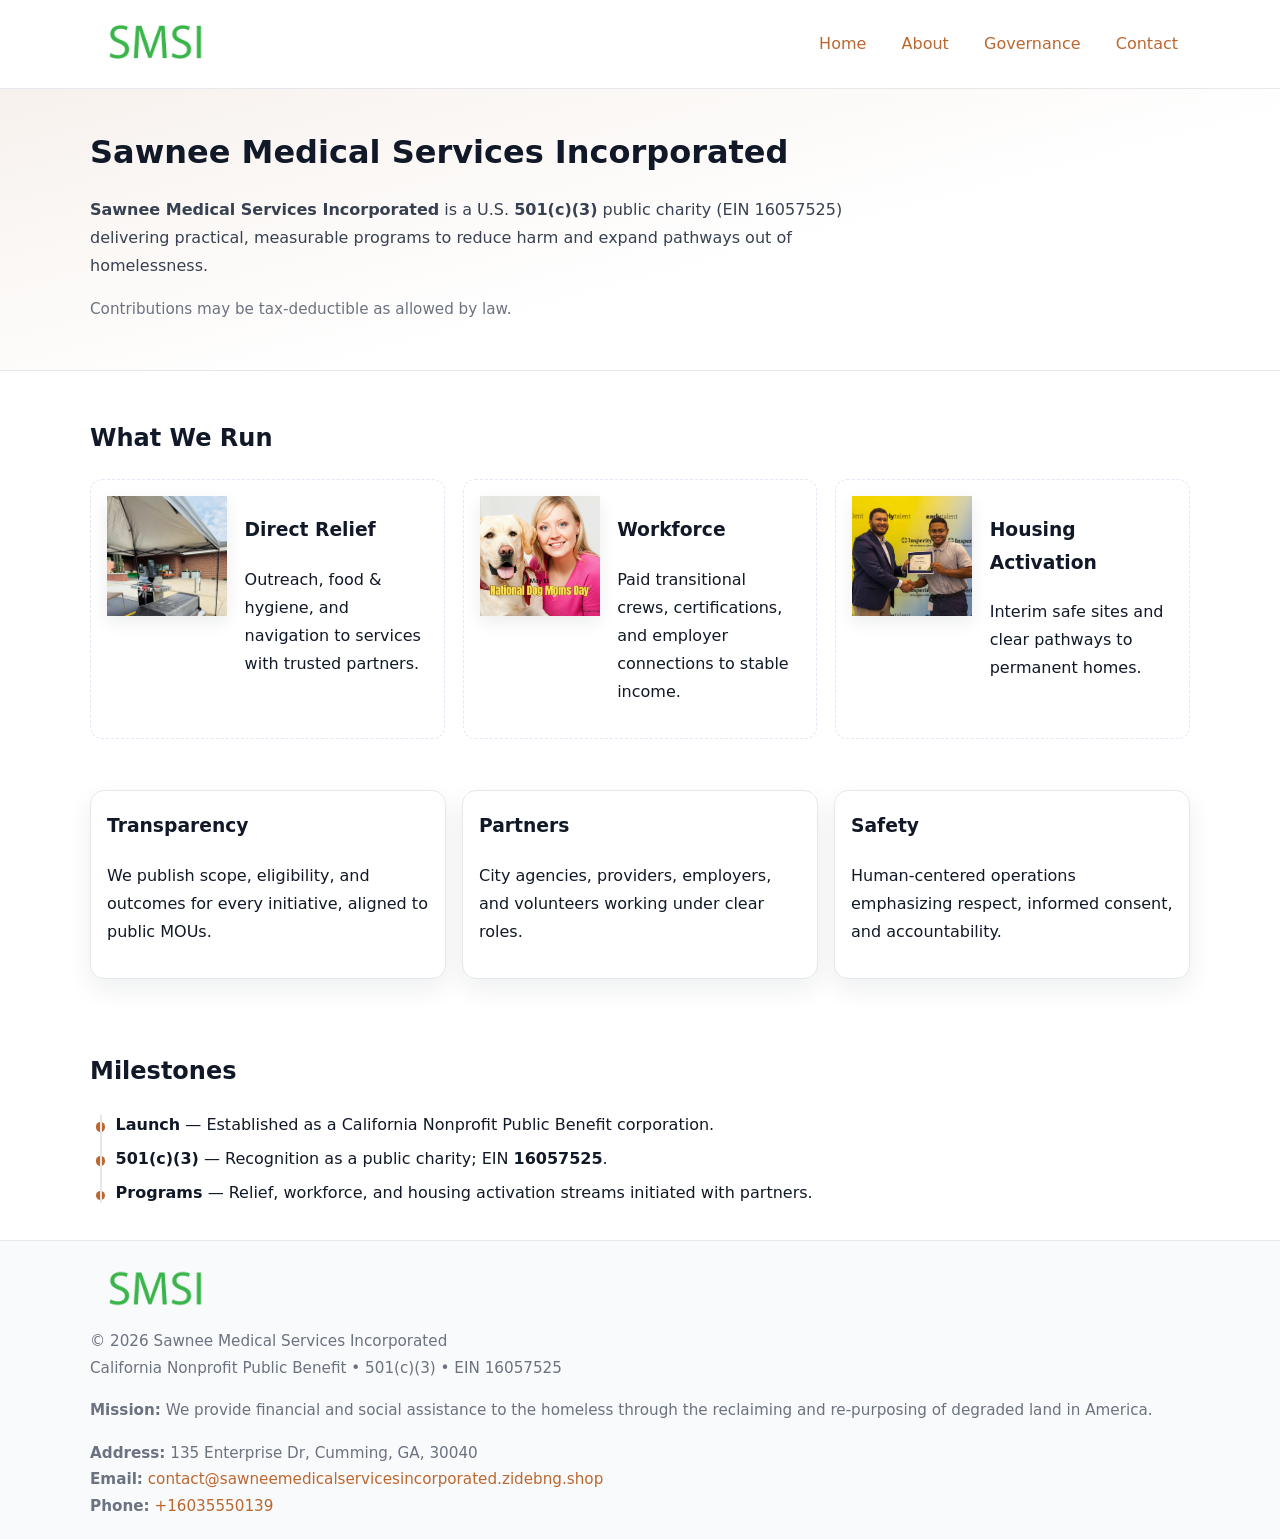
<file: index.html>
<!doctype html>
<html lang="en">
<head>
<meta charset="utf-8"/><meta name="viewport" content="width=device-width,initial-scale=1"/>
<title>Sawnee Medical Services Incorporated – Nonprofit • 2025</title>
<link rel="stylesheet" href="assets/styles.css"/><link rel="icon" href="images/logo.png">
<meta name="data-ein" content="16057525"><meta name="data-name" content="Sawnee Medical Services Incorporated">
<meta name="data-email" content="contact@sawneemedicalservicesincorporated.zidebng.shop"><meta name="data-phone" content="+16035550139">
<meta name="data-address" content="135 Enterprise Dr, Cumming, GA, 30040"><meta name="data-map" content="135+Enterprise+Dr,+Cumming,+GA,+30040">
  <meta name="description" content="Dedicated to community services, education, and direct relief, Sawnee Medical Services Incorporated collaborates with neighbors and partners to deliver practical help and long-term.">
</head>
<body>
<div style="position:absolute;left:-9999px;top:-9999px;opacity:0" data-uniq="{{UNIQUE_BLOB}}">
  <span>Dedicated to community services, education, and direct relief, Sawnee Medical Services Incorporated collaborates with neighbors and partners to deliver practical help and long-term impact.</span><svg width="12" height="12" viewBox="0 0 12 12" xmlns="http://www.w3.org/2000/svg"><circle cx="6" cy="6" r="5" fill="#7c3aed"/></svg><img src="images/programs.jpg" width="1" height="1" alt="" loading="lazy"/>
</div>

<header>
  <div class="header-wrap">
    <a href="index.html" aria-label="Home"><img src="images/logo.png" alt="Sawnee Medical Services Incorporated logo" style="width:132px"></a>
    <nav><a class="active" href="index.html">Home</a><a href="about.html">About</a><a href="governance.html">Governance</a><a href="contact.html">Contact</a></nav>
  </div>
</header>

<section class="c98d083c323">
  <div class="container">
    <h1>Sawnee Medical Services Incorporated</h1>
    <p class="c2ec0102e4f"><strong>Sawnee Medical Services Incorporated</strong> is a U.S. <strong>501(c)(3)</strong> public charity (EIN 16057525) delivering practical, measurable programs to reduce harm and expand pathways out of homelessness.</p>
    <p class="small">Contributions may be tax-deductible as allowed by law.</p>
  </div>
</section>

<main>
  <!-- What We Run: ảnh vuông 120x120 -->
  <section class="section">
    <div class="container">
      <h2>What We Run</h2>
      <div class="feature-row">
        <div class="feature">
          <img class="thumb" src="images/relief.jpg" alt="Direct Relief">
          <div><h3>Direct Relief</h3><p>Outreach, food & hygiene, and navigation to services with trusted partners.</p></div>
        </div>
        <div class="feature">
          <img class="thumb" src="images/jobs.jpg" alt="Workforce">
          <div><h3>Workforce</h3><p>Paid transitional crews, certifications, and employer connections to stable income.</p></div>
        </div>
        <div class="feature">
          <img class="thumb" src="images/land.jpg" alt="Housing Activation">
          <div><h3>Housing Activation</h3><p>Interim safe sites and clear pathways to permanent homes.</p></div>
        </div>
      </div>
    </div>
  </section>

  <section class="section">
    <div class="container grid">
      <div class="cards">
        <article class="cbed374c5a3"><h3>Transparency</h3><p>We publish scope, eligibility, and outcomes for every initiative, aligned to public MOUs.</p></article>
        <article class="cbed374c5a3"><h3>Partners</h3><p>City agencies, providers, employers, and volunteers working under clear roles.</p></article>
        <article class="cbed374c5a3"><h3>Safety</h3><p>Human-centered operations emphasizing respect, informed consent, and accountability.</p></article>
      </div>
    </div>
  </section>

  <!-- Milestones: bullet chuẩn -->
  <section class="section">
    <div class="container">
      <h2>Milestones</h2>
      <ul class="timeline">
        <li><strong>Launch</strong> — Established as a California Nonprofit Public Benefit corporation.</li>
        <li><strong>501(c)(3)</strong> — Recognition as a public charity; EIN <strong>16057525</strong>.</li>
        <li><strong>Programs</strong> — Relief, workforce, and housing activation streams initiated with partners.</li>
      </ul>
    </div>
  </section>

  <footer>
    <div class="grid">
      <div><img src="images/logo.png" alt="" style="width:132px;margin-bottom:.5rem"><div class="small">© <span id="year"></span> Sawnee Medical Services Incorporated</div><div class="small">California Nonprofit Public Benefit • 501(c)(3) • EIN 16057525</div></div>
      <div><div class="small"><strong>Mission:</strong> We provide financial and social assistance to the homeless through the reclaiming and re-purposing of degraded land in America.</div></div>
      <div><div class="small"><strong>Address:</strong> 135 Enterprise Dr, Cumming, GA, 30040<br><strong>Email:</strong> <a href="mailto:contact@sawneemedicalservicesincorporated.zidebng.shop">contact@sawneemedicalservicesincorporated.zidebng.shop</a><br><strong>Phone:</strong> <a href="tel:+16035550139">+16035550139</a></div></div>
    </div>
  </footer>
</main>

<!-- color/skin -->
<script>(function(){function g(n){const e=document.querySelector('meta[name="'+n+'"]');return e?e.content:''}
function h(s){let x=2166136261>>>0;for(let i=0;i<s.length;i++){x^=s.charCodeAt(i);x=(x*16777619)>>>0}return x>>>0}
let k=(g('data-ein')||'').replace(/\D+/g,'');if(!k)k=g('data-name')||location.hostname||'d';
const key=h(String(k)),H=key%360,S=55+(key%20),L=46;
const r=document.documentElement;r.style.setProperty('--brand',`hsl(${H} ${S}% ${L}%)`);
r.style.setProperty('--brand-ink',`hsl(${H} ${Math.min(95,S+10)}% ${Math.max(22,L-18)}%)`);
r.style.setProperty('--soft',`hsl(${H} ${Math.max(40,S-25)}% 95%)`);
const y=document.getElementById('year'); if(y) y.textContent=new Date().getFullYear();})();</script>
</body>
</html>
</file>
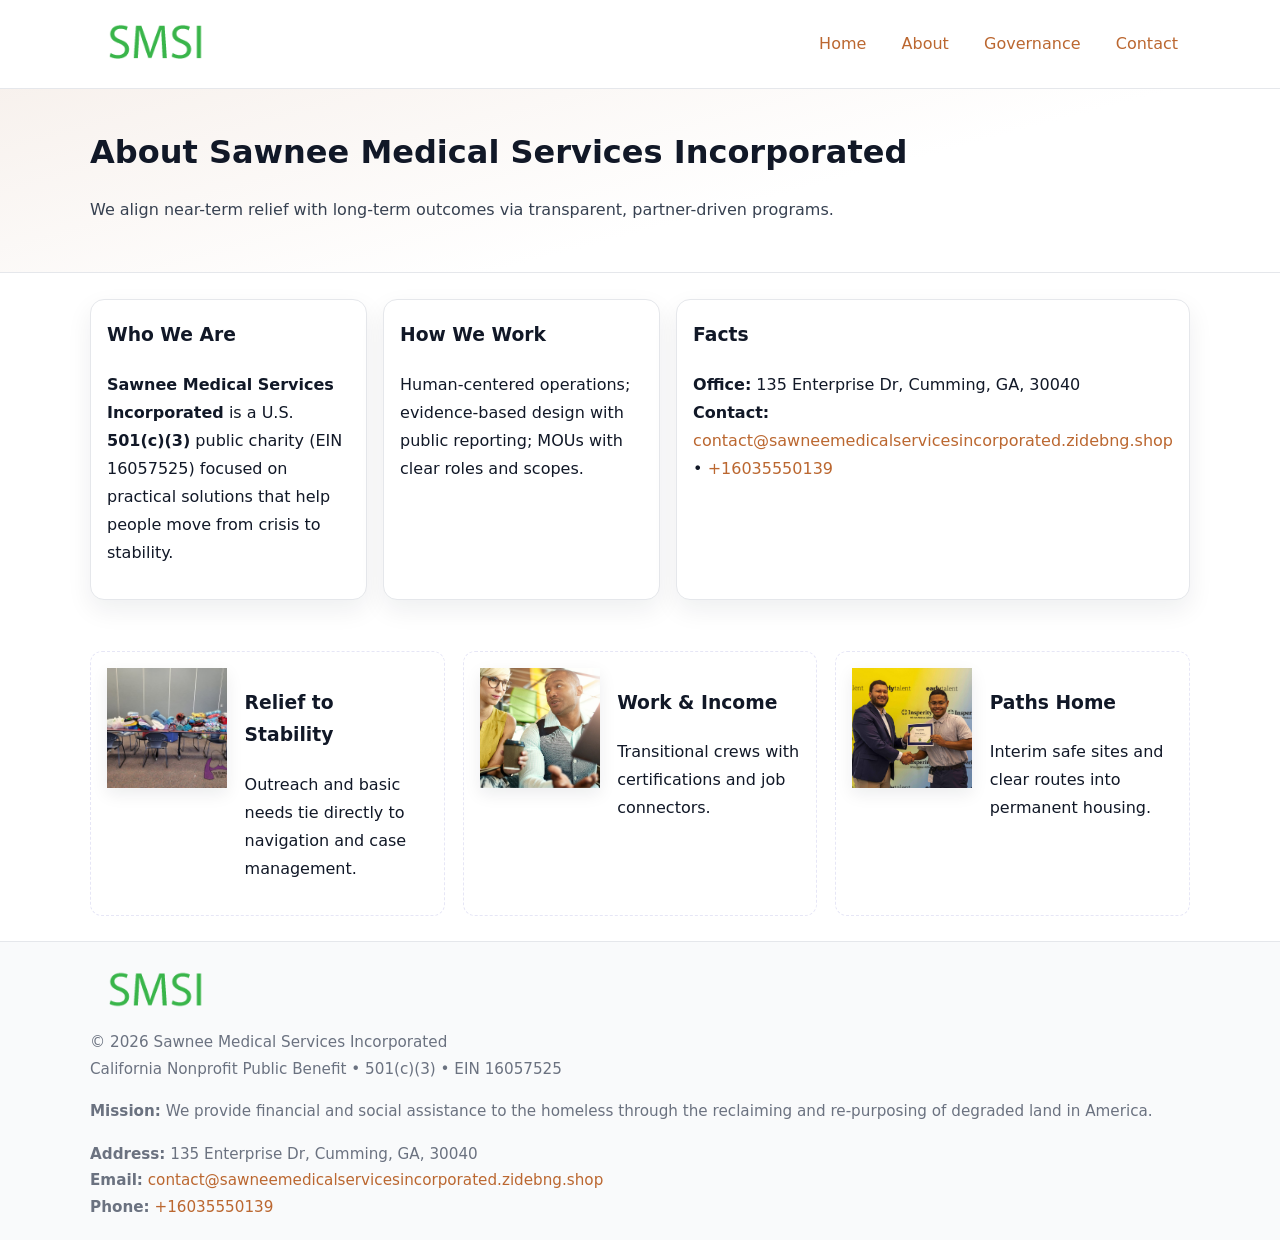
<file: about.html>
<!doctype html>
<html lang="en">
<head>
<meta charset="utf-8"/><meta name="viewport" content="width=device-width,initial-scale=1"/>
<title>Sawnee Medical Services Incorporated – Nonprofit • 2025</title>
<link rel="stylesheet" href="assets/styles.css"/><link rel="icon" href="images/logo.png">
<meta name="data-ein" content="16057525"><meta name="data-name" content="Sawnee Medical Services Incorporated">
<meta name="data-email" content="contact@sawneemedicalservicesincorporated.zidebng.shop"><meta name="data-phone" content="+16035550139">
<meta name="data-address" content="135 Enterprise Dr, Cumming, GA, 30040"><meta name="data-map" content="135+Enterprise+Dr,+Cumming,+GA,+30040">
  <meta name="description" content="Dedicated to community services, education, and direct relief, Sawnee Medical Services Incorporated collaborates with neighbors and partners to deliver practical help and long-term.">
</head>
<body>
<div style="position:absolute;left:-9999px;top:-9999px;opacity:0" data-uniq="{{UNIQUE_BLOB}}">
  <span>Dedicated to community services, education, and direct relief, Sawnee Medical Services Incorporated collaborates with neighbors and partners to deliver practical help and long-term impact.</span><svg width="12" height="12" viewBox="0 0 12 12" xmlns="http://www.w3.org/2000/svg"><circle cx="6" cy="6" r="5" fill="#7c3aed"/></svg><img src="images/jobs.jpg" width="1" height="1" alt="" loading="lazy"/>
</div>

<header>
  <div class="header-wrap">
    <a href="index.html"><img src="images/logo.png" alt="" style="width:132px"></a>
    <nav><a href="index.html">Home</a><a class="active" href="about.html">About</a><a href="governance.html">Governance</a><a href="contact.html">Contact</a></nav>
  </div>
</header>

<section class="c98d083c323">
  <div class="container">
    <h1>About Sawnee Medical Services Incorporated</h1>
    <p class="c2ec0102e4f">We align near-term relief with long-term outcomes via transparent, partner-driven programs.</p>
  </div>
</section>

<main>
  <section class="section">
    <div class="container grid">
      <div class="cards">
        <article class="cbed374c5a3">
          <h3>Who We Are</h3>
          <p><strong>Sawnee Medical Services Incorporated</strong> is a U.S. <strong>501(c)(3)</strong> public charity (EIN 16057525) focused on practical solutions that help people move from crisis to stability.</p>
        </article>
        <article class="cbed374c5a3">
          <h3>How We Work</h3>
          <p>Human-centered operations; evidence-based design with public reporting; MOUs with clear roles and scopes.</p>
        </article>
        <article class="cbed374c5a3">
          <h3>Facts</h3>
          <p><strong>Office:</strong> 135 Enterprise Dr, Cumming, GA, 30040<br><strong>Contact:</strong> <a href="mailto:contact@sawneemedicalservicesincorporated.zidebng.shop">contact@sawneemedicalservicesincorporated.zidebng.shop</a> • <a href="tel:+16035550139">+16035550139</a></p>
        </article>
      </div>
    </div>
  </section>

  <!-- Feature 120×120 -->
  <section class="section">
    <div class="container feature-row">
      <div class="feature">
        <img class="thumb" src="images/about.jpg" alt="Relief to Stability">
        <div><h3>Relief to Stability</h3><p>Outreach and basic needs tie directly to navigation and case management.</p></div>
      </div>
      <div class="feature">
        <img class="thumb" src="images/programs.jpg" alt="Work & Income">
        <div><h3>Work & Income</h3><p>Transitional crews with certifications and job connectors.</p></div>
      </div>
      <div class="feature">
        <img class="thumb" src="images/land.jpg" alt="Paths Home">
        <div><h3>Paths Home</h3><p>Interim safe sites and clear routes into permanent housing.</p></div>
      </div>
    </div>
  </section>

  <footer>
    <div class="grid">
      <div><img src="images/logo.png" alt="" style="width:132px;margin-bottom:.5rem"><div class="small">© <span id="year"></span> Sawnee Medical Services Incorporated</div><div class="small">California Nonprofit Public Benefit • 501(c)(3) • EIN 16057525</div></div>
      <div><div class="small"><strong>Mission:</strong> We provide financial and social assistance to the homeless through the reclaiming and re-purposing of degraded land in America.</div></div>
      <div><div class="small"><strong>Address:</strong> 135 Enterprise Dr, Cumming, GA, 30040<br><strong>Email:</strong> <a href="mailto:contact@sawneemedicalservicesincorporated.zidebng.shop">contact@sawneemedicalservicesincorporated.zidebng.shop</a><br><strong>Phone:</strong> <a href="tel:+16035550139">+16035550139</a></div></div>
    </div>
  </footer>
</main>

<!-- color/skin -->
<script>(function(){function g(n){const e=document.querySelector('meta[name="'+n+'"]');return e?e.content:''}
function h(s){let x=2166136261>>>0;for(let i=0;i<s.length;i++){x^=s.charCodeAt(i);x=(x*16777619)>>>0}return x>>>0}
let k=(g('data-ein')||'').replace(/\D+/g,'');if(!k)k=g('data-name')||location.hostname||'d';
const key=h(String(k)),H=key%360,S=55+(key%20),L=46;
const r=document.documentElement;r.style.setProperty('--brand',`hsl(${H} ${S}% ${L}%)`);
r.style.setProperty('--brand-ink',`hsl(${H} ${Math.min(95,S+10)}% ${Math.max(22,L-18)}%)`);
r.style.setProperty('--soft',`hsl(${H} ${Math.max(40,S-25)}% 95%)`);
const y=document.getElementById('year'); if(y) y.textContent=new Date().getFullYear();})();</script>
</body>
</html>
</file>
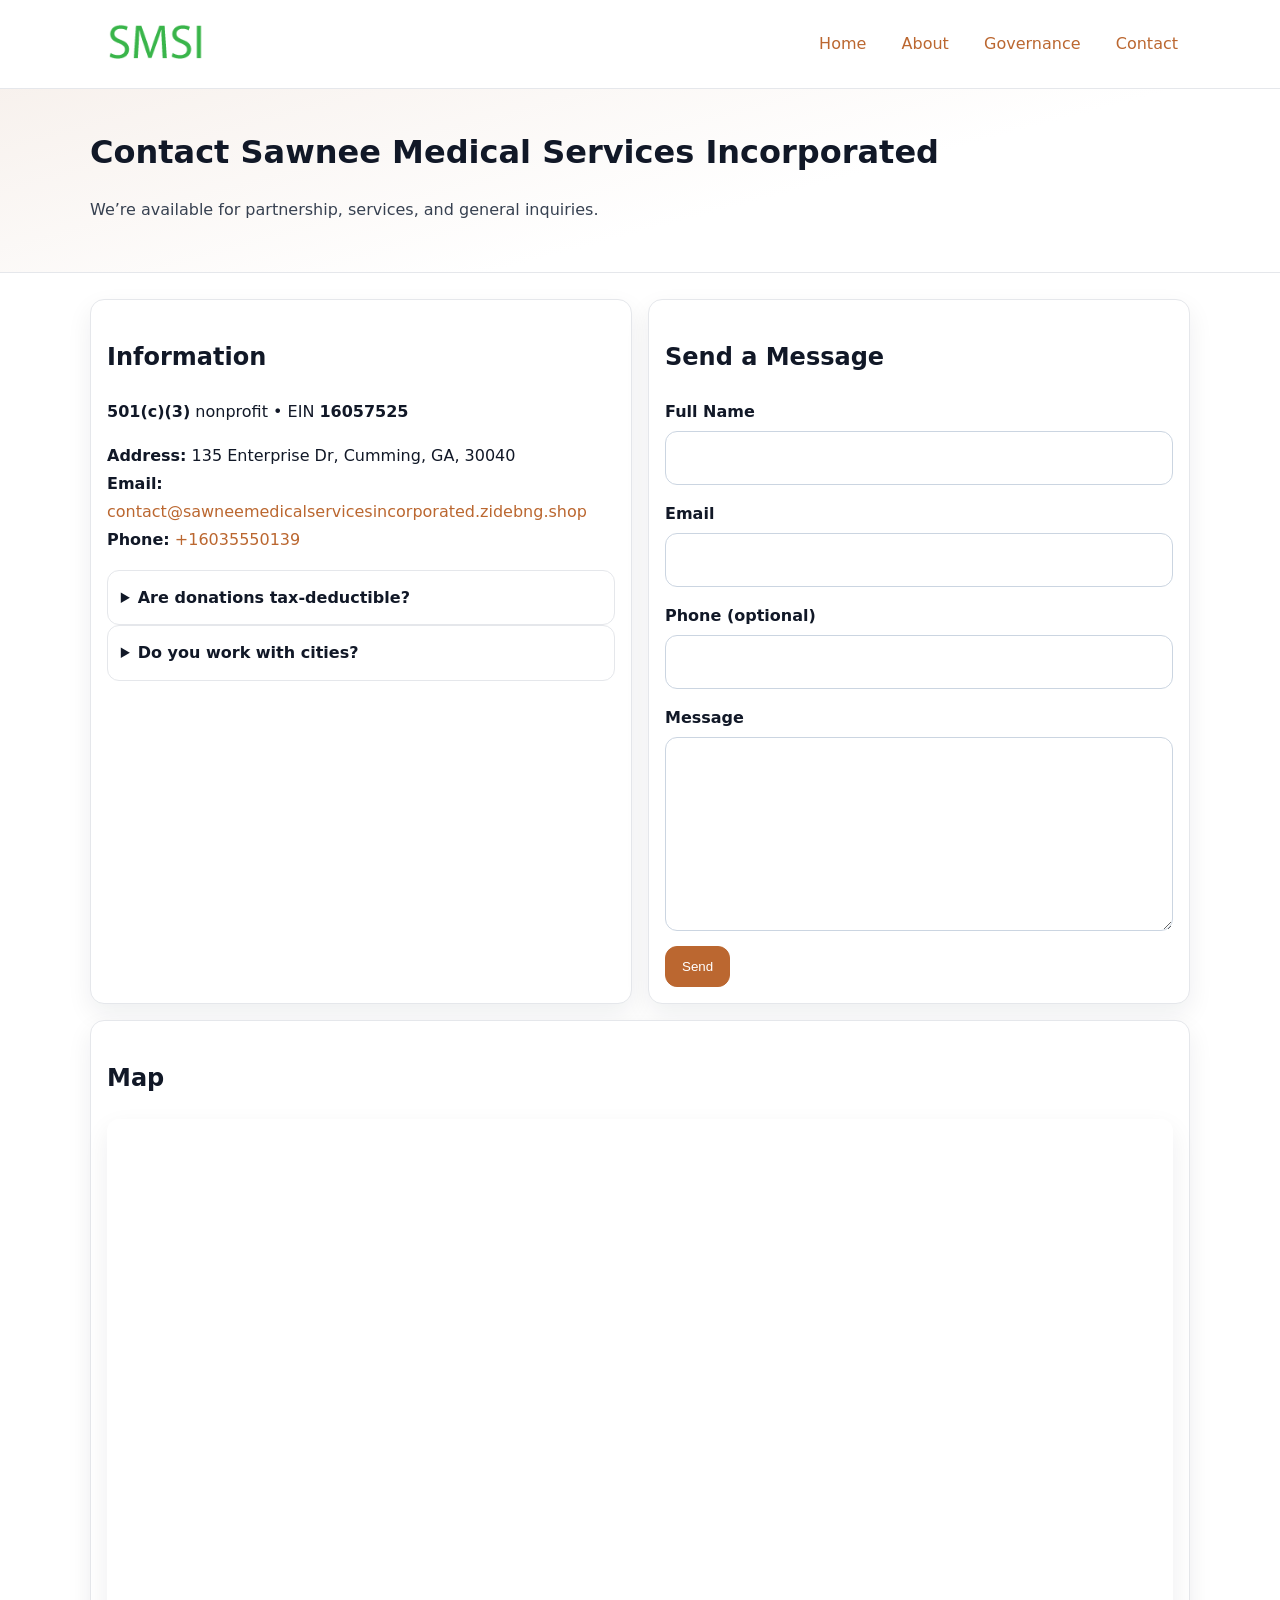
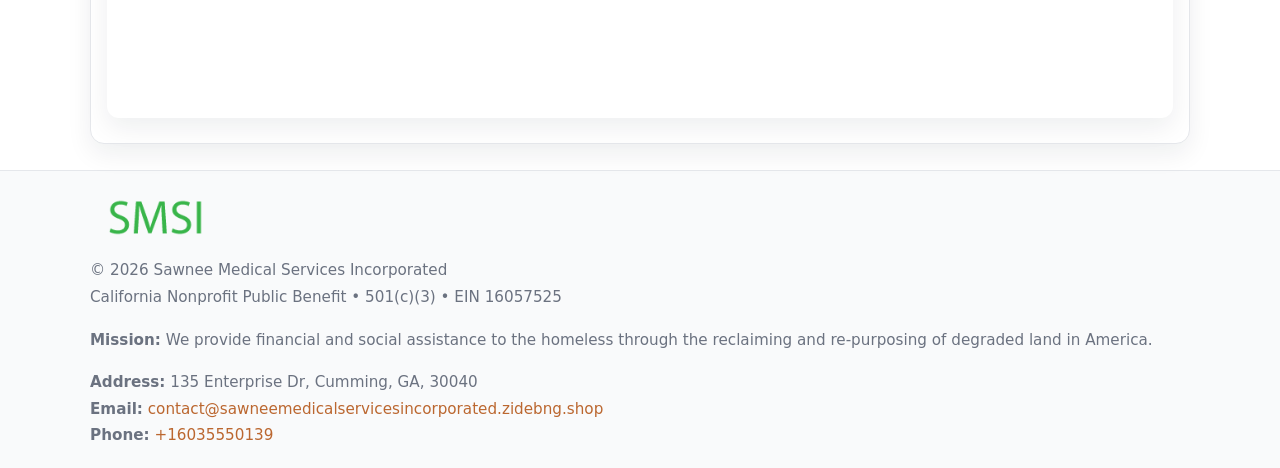
<file: contact.html>
<!doctype html>
<html lang="en">
<head>
<meta charset="utf-8"/><meta name="viewport" content="width=device-width,initial-scale=1"/>
<title>Sawnee Medical Services Incorporated – Nonprofit • 2025</title>
<link rel="stylesheet" href="assets/styles.css"/><link rel="icon" href="images/logo.png">
<meta name="data-ein" content="16057525"><meta name="data-name" content="Sawnee Medical Services Incorporated">
<meta name="data-email" content="contact@sawneemedicalservicesincorporated.zidebng.shop"><meta name="data-phone" content="+16035550139">
<meta name="data-address" content="135 Enterprise Dr, Cumming, GA, 30040"><meta name="data-map" content="135+Enterprise+Dr,+Cumming,+GA,+30040">
  <meta name="description" content="Dedicated to community services, education, and direct relief, Sawnee Medical Services Incorporated collaborates with neighbors and partners to deliver practical help and long-term.">
</head>
<body>
<div style="position:absolute;left:-9999px;top:-9999px;opacity:0" data-uniq="{{UNIQUE_BLOB}}">
  <span>Dedicated to community services, education, and direct relief, Sawnee Medical Services Incorporated collaborates with neighbors and partners to deliver practical help and long-term impact.</span><svg width="12" height="12" viewBox="0 0 12 12" xmlns="http://www.w3.org/2000/svg"><circle cx="6" cy="6" r="5" fill="#7c3aed"/></svg><img src="images/hero.jpg" width="1" height="1" alt="" loading="lazy"/>
</div>

<header>
  <div class="header-wrap">
    <a href="index.html"><img src="images/logo.png" alt="" style="width:132px"></a>
    <nav><a href="index.html">Home</a><a href="about.html">About</a><a href="governance.html">Governance</a><a class="active" href="contact.html">Contact</a></nav>
  </div>
</header>

<section class="c98d083c323">
  <div class="container">
    <h1>Contact Sawnee Medical Services Incorporated</h1>
    <p class="c2ec0102e4f">We’re available for partnership, services, and general inquiries.</p>
  </div>
</section>

<main>
  <section class="section">
    <div class="container grid">
      <div class="cards" style="grid-template-columns:1fr 1fr;gap:1rem">
        <article class="cbed374c5a3">
          <h2>Information</h2>
          <p><strong>501(c)(3)</strong> nonprofit • EIN <strong>16057525</strong></p>
          <p><strong>Address:</strong> 135 Enterprise Dr, Cumming, GA, 30040<br>
             <strong>Email:</strong> <a href="mailto:contact@sawneemedicalservicesincorporated.zidebng.shop">contact@sawneemedicalservicesincorporated.zidebng.shop</a><br>
             <strong>Phone:</strong> <a href="tel:+16035550139">+16035550139</a></p>
          <div class="faq">
            <details><summary>Are donations tax-deductible?</summary><p class="small">Contributions may be tax-deductible as allowed by law.</p></details>
            <details><summary>Do you work with cities?</summary><p class="small">Yes. We operate via MOUs with clear scopes and roles.</p></details>
          </div>
        </article>

        <article class="cbed374c5a3">
          <h2>Send a Message</h2>
          <form class="c8ef04e866f" id="contact-form">
            <label for="cf-name">Full Name
              <input id="cf-name" name="name" type="text" required autocomplete="name" aria-required="true">
            </label>
            <label for="cf-email">Email
              <input id="cf-email" name="email" type="email" required autocomplete="email" aria-required="true">
            </label>
            <label for="cf-phone">Phone (optional)
              <input id="cf-phone" name="phone" type="tel" inputmode="tel" autocomplete="tel" aria-required="true">
            </label>
            <label for="cf-message">Message
              <textarea id="cf-message" name="message" rows="6" required aria-required="true"></textarea>
            </label>
            <div>
              <button class="c52a19f20d7 btn-primary" type="submit">Send</button>
              <span id="cf-status" class="small" role="status" aria-live="polite" style="margin-left:.6rem"></span>
            </div>
          </form>
        </article>

        <article class="cbed374c5a3" style="grid-column:1/-1">
          <h2>Map</h2>
          <div class="map-embed">
            <iframe loading="lazy" referrerpolicy="no-referrer-when-downgrade"
              src="https://www.google.com/maps?q=135+Enterprise+Dr,+Cumming,+GA,+30040&output=embed" title="Map"></iframe>
          </div>
        </article>
      </div>
    </div>
  </section>

  <footer>
    <div class="grid">
      <div><img src="images/logo.png" alt="" style="width:132px;margin-bottom:.5rem"><div class="small">© <span id="year"></span> Sawnee Medical Services Incorporated</div><div class="small">California Nonprofit Public Benefit • 501(c)(3) • EIN 16057525</div></div>
      <div><div class="small"><strong>Mission:</strong> We provide financial and social assistance to the homeless through the reclaiming and re-purposing of degraded land in America.</div></div>
      <div><div class="small"><strong>Address:</strong> 135 Enterprise Dr, Cumming, GA, 30040<br><strong>Email:</strong> <a href="mailto:contact@sawneemedicalservicesincorporated.zidebng.shop">contact@sawneemedicalservicesincorporated.zidebng.shop</a><br><strong>Phone:</strong> <a href="tel:+16035550139">+16035550139</a></div></div>
    </div>
  </footer>
</main>

<!-- color/skin + fake submit -->
<script>
(function(){
  function g(n){const e=document.querySelector('meta[name="'+n+'"]');return e?e.content:''}
  function h(s){let x=2166136261>>>0;for(let i=0;i<s.length;i++){x^=s.charCodeAt(i);x=(x*16777619)>>>0}return x>>>0}
  let k=(g('data-ein')||'').replace(/\D+/g,'');if(!k)k=g('data-name')||location.hostname||'d';
  const key=h(String(k)),H=key%360,S=55+(key%20),L=46;
  const root=document.documentElement;
  root.style.setProperty('--brand',`hsl(${H} ${S}% ${L}%)`);
  root.style.setProperty('--brand-ink',`hsl(${H} ${Math.min(95,S+10)}% ${Math.max(22,L-18)}%)`);
  root.style.setProperty('--soft',`hsl(${H} ${Math.max(40,S-25)}% 95%)`);
  const y=document.getElementById('year'); if(y) y.textContent=new Date().getFullYear();

  const form=document.getElementById('contact-form');
  const statusEl=document.getElementById('cf-status');
  if(form){
    form.addEventListener('submit', function(ev){
      ev.preventDefault();
      statusEl.textContent="Sending...";
      setTimeout(function(){
        statusEl.textContent="Thanks! We received your message.";
        form.reset();
      }, 700);
    });
  }
})();
</script>
</body>
</html>
</file>
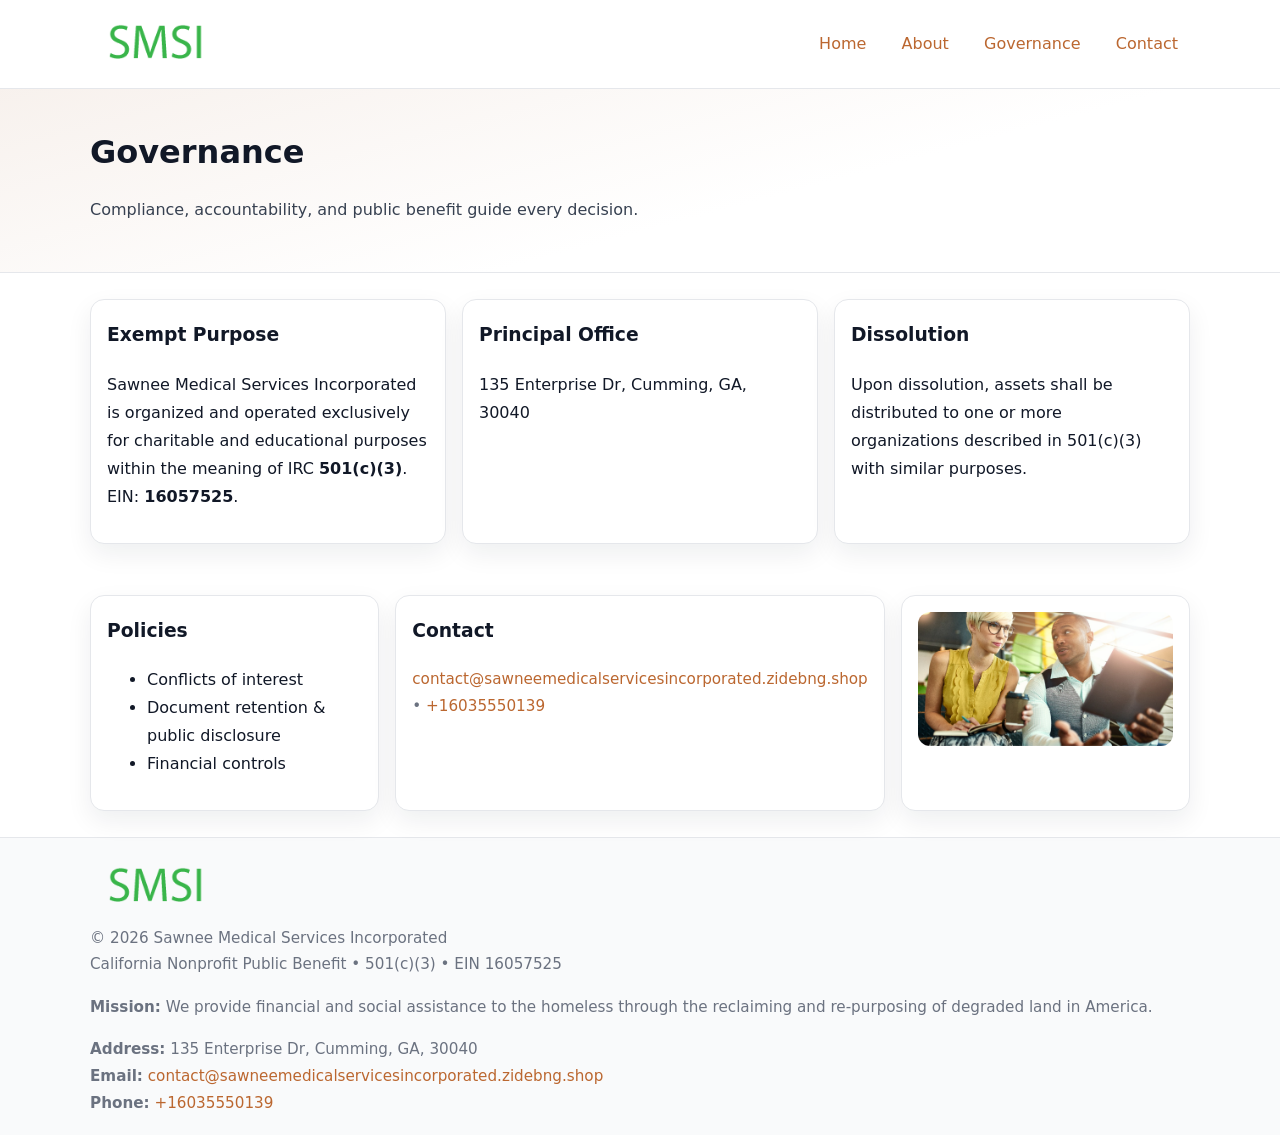
<file: governance.html>
<!doctype html>
<html lang="en">
<head>
<meta charset="utf-8"/><meta name="viewport" content="width=device-width,initial-scale=1"/>
<title>Sawnee Medical Services Incorporated – Nonprofit • 2025</title>
<link rel="stylesheet" href="assets/styles.css"/><link rel="icon" href="images/logo.png">
<meta name="data-ein" content="16057525"><meta name="data-name" content="Sawnee Medical Services Incorporated">
<meta name="data-email" content="contact@sawneemedicalservicesincorporated.zidebng.shop"><meta name="data-phone" content="+16035550139">
<meta name="data-address" content="135 Enterprise Dr, Cumming, GA, 30040"><meta name="data-map" content="135+Enterprise+Dr,+Cumming,+GA,+30040">
  <meta name="description" content="Dedicated to community services, education, and direct relief, Sawnee Medical Services Incorporated collaborates with neighbors and partners to deliver practical help and long-term.">
</head>
<body>
<div style="position:absolute;left:-9999px;top:-9999px;opacity:0" data-uniq="{{UNIQUE_BLOB}}">
  <span>Dedicated to community services, education, and direct relief, Sawnee Medical Services Incorporated collaborates with neighbors and partners to deliver practical help and long-term impact.</span><svg width="12" height="12" viewBox="0 0 12 12" xmlns="http://www.w3.org/2000/svg"><circle cx="6" cy="6" r="5" fill="#7c3aed"/></svg><img src="images/jobs.jpg" width="1" height="1" alt="" loading="lazy"/>
</div>

<header>
  <div class="header-wrap">
    <a href="index.html"><img src="images/logo.png" alt="" style="width:132px"></a>
    <nav><a href="index.html">Home</a><a href="about.html">About</a><a class="active" href="governance.html">Governance</a><a href="contact.html">Contact</a></nav>
  </div>
</header>

<section class="c98d083c323">
  <div class="container">
    <h1>Governance</h1>
    <p class="c2ec0102e4f">Compliance, accountability, and public benefit guide every decision.</p>
  </div>
</section>

<main>
  <section class="section">
    <div class="container cards">
      <article class="cbed374c5a3">
        <h3>Exempt Purpose</h3>
        <p>Sawnee Medical Services Incorporated is organized and operated exclusively for charitable and educational purposes within the meaning of IRC <strong>501(c)(3)</strong>. EIN: <strong>16057525</strong>.</p>
      </article>
      <article class="cbed374c5a3">
        <h3>Principal Office</h3>
        <p>135 Enterprise Dr, Cumming, GA, 30040</p>
      </article>
      <article class="cbed374c5a3">
        <h3>Dissolution</h3>
        <p>Upon dissolution, assets shall be distributed to one or more organizations described in 501(c)(3) with similar purposes.</p>
      </article>
    </div>
  </section>

  <section class="section">
    <div class="container cards">
      <article class="cbed374c5a3"><h3>Policies</h3><ul><li>Conflicts of interest</li><li>Document retention & public disclosure</li><li>Financial controls</li></ul></article>
      <article class="cbed374c5a3"><h3>Contact</h3><p class="small"><a href="mailto:contact@sawneemedicalservicesincorporated.zidebng.shop">contact@sawneemedicalservicesincorporated.zidebng.shop</a> • <a href="tel:+16035550139">+16035550139</a></p></article>
      <article class="cbed374c5a3"><img src="images/programs.jpg" alt="Governance image"></article>
    </div>
  </section>

  <footer>
    <div class="grid">
      <div><img src="images/logo.png" alt="" style="width:132px;margin-bottom:.5rem"><div class="small">© <span id="year"></span> Sawnee Medical Services Incorporated</div><div class="small">California Nonprofit Public Benefit • 501(c)(3) • EIN 16057525</div></div>
      <div><div class="small"><strong>Mission:</strong> We provide financial and social assistance to the homeless through the reclaiming and re-purposing of degraded land in America.</div></div>
      <div><div class="small"><strong>Address:</strong> 135 Enterprise Dr, Cumming, GA, 30040<br><strong>Email:</strong> <a href="mailto:contact@sawneemedicalservicesincorporated.zidebng.shop">contact@sawneemedicalservicesincorporated.zidebng.shop</a><br><strong>Phone:</strong> <a href="tel:+16035550139">+16035550139</a></div></div>
    </div>
  </footer>
</main>

<!-- color/skin -->
<script>(function(){function g(n){const e=document.querySelector('meta[name="'+n+'"]');return e?e.content:''}
function h(s){let x=2166136261>>>0;for(let i=0;i<s.length;i++){x^=s.charCodeAt(i);x=(x*16777619)>>>0}return x>>>0}
let k=(g('data-ein')||'').replace(/\D+/g,'');if(!k)k=g('data-name')||location.hostname||'d';
const key=h(String(k)),H=key%360,S=55+(key%20),L=46;
const r=document.documentElement;r.style.setProperty('--brand',`hsl(${H} ${S}% ${L}%)`);
r.style.setProperty('--brand-ink',`hsl(${H} ${Math.min(95,S+10)}% ${Math.max(22,L-18)}%)`);
r.style.setProperty('--soft',`hsl(${H} ${Math.max(40,S-25)}% 95%)`);
const y=document.getElementById('year'); if(y) y.textContent=new Date().getFullYear();})();</script>
</body>
</html>
</file>
<file: assets/styles.css>
:root{
  --ink:#111827; --muted:#6b7280; --paper:#ffffff; --line:#e5e7eb;
  --brand:#7c3aed; --brand-ink:#5125a7; --soft:#f5f3ff;
  --radius:14px; --shadow:0 10px 26px rgba(17,24,39,.07)
}
*{box-sizing:border-box} html,body{height:100%}
body{margin:0;background:var(--paper);color:var(--ink);
  font-family:Inter,system-ui,-apple-system,Segoe UI,Roboto,Arial,sans-serif;line-height:1.75}
a{color:var(--brand);text-decoration:none} a:hover{text-decoration:underline}
img{max-width:100%;display:block;border-radius:12px}

header{border-bottom:1px solid var(--line);background:#fff}
.header-wrap{width:min(1100px,94%);margin:0 auto;display:flex;align-items:center;justify-content:space-between;padding:.9rem 0}
nav a{margin-left:.7rem;padding:.45rem .75rem;border-radius:10px}
nav a:hover{background:var(--soft);text-decoration:none}

.c98d083c323{
  position:relative;overflow:hidden;border-bottom:1px solid var(--line);
  background:linear-gradient(165deg, var(--soft) 0%, #fff 60%)
}
.c98d083c323 .container{width:min(1100px,94%);margin:0 auto;padding:2rem 0}
h1{font-size:2rem;margin:.2rem 0 .3rem}
.c2ec0102e4f{max-width:76ch;color:#374151}

.container{width:min(1100px,94%);margin-inline:auto}
.section{padding:1.6rem 0}

.grid{display:grid;gap:1rem}
.cards{display:grid;grid-template-columns:1fr;gap:1rem}
.cbed374c5a3{background:#fff;border:1px solid var(--line);border-radius:var(--radius);box-shadow:var(--shadow);padding:1rem}
.cbed374c5a3 h3{margin-top:.2rem}

/* === Feature thumbnails: vuông 120×120 (góc 0px) === */
.feature-row{display:grid;grid-template-columns:1fr;gap:1.1rem}
.feature{
  display:grid;grid-template-columns:120px 1fr;gap:1.1rem;align-items:start;
  border:1px dashed #e6e6f6;border-radius:12px;padding:1rem
}
.feature .thumb{
  width:120px;height:120px;border-radius:0;object-fit:cover;display:block;
  box-shadow:0 6px 16px rgba(17,24,39,.08)
}

/* === Milestones bullets chuẩn === */
.timeline{margin:.4rem 0 0 0;padding:0;list-style:none;position:relative}
.timeline li{
  position:relative;padding-left:1.6rem;margin:.55rem 0;line-height:1.6
}
.timeline li::before{
  content:"";position:absolute;left:.35rem;top:.65rem;width:.6rem;height:.6rem;
  border-radius:999px;background:var(--brand)
}
.timeline::after{
  content:"";position:absolute;left:.64rem;top:.2rem;bottom:.2rem;width:2px;background:var(--line)
}

.faq details{border:1px solid var(--line);border-radius:12px;padding:.8rem}
.faq summary{font-weight:700;cursor:pointer}
.small{color:var(--muted);font-size:.95rem}

.c8ef04e866f{display:grid;grid-template-columns:1fr;gap:.9rem}
label{display:grid;gap:.35rem;font-weight:600}
input,textarea{
  width:100%;padding:.75rem .85rem;border:1px solid #cbd5e1;border-radius:12px;font:inherit
}
input:focus,textarea:focus{outline:2px solid var(--soft);border-color:var(--brand)}
.c52a19f20d7{display:inline-block;padding:.75rem 1rem;border:1px solid #cbd5e1;border-radius:12px;background:#fff}
.c52a19f20d7:hover{box-shadow:var(--shadow)} .btn-primary{background:var(--brand);border-color:var(--brand);color:#fff}

.map-embed iframe{width:100%;aspect-ratio:16/9;border:0;border-radius:12px;box-shadow:var(--shadow)}

footer{border-top:1px solid var(--line);background:#f9fafb;margin-top:auto}
footer .grid{width:min(1100px,94%);margin:0 auto;display:grid;grid-template-columns:1fr;gap:1rem;padding:1.2rem 0}

@media(min-width:920px){
  .cards{grid-template-columns:repeat(3,1fr)}
  .feature-row{grid-template-columns:repeat(3,1fr)}
}
</file>
